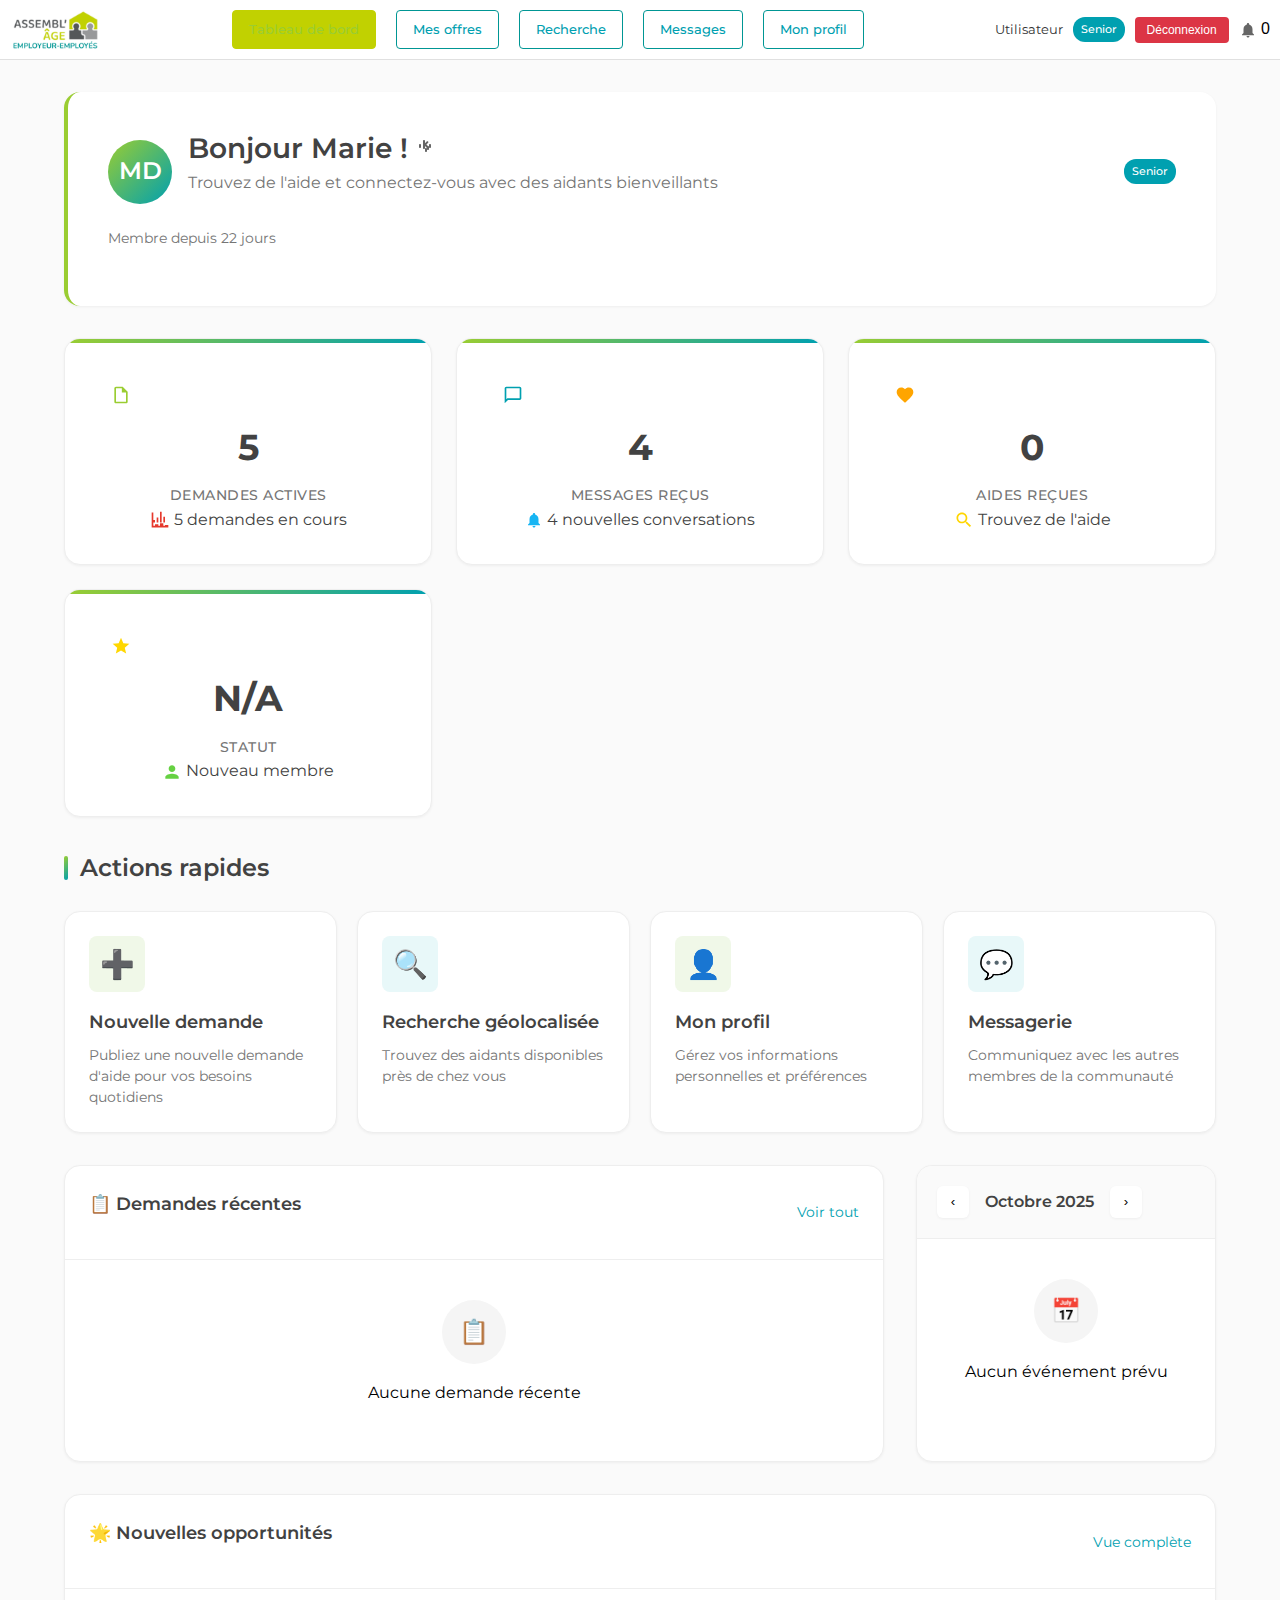
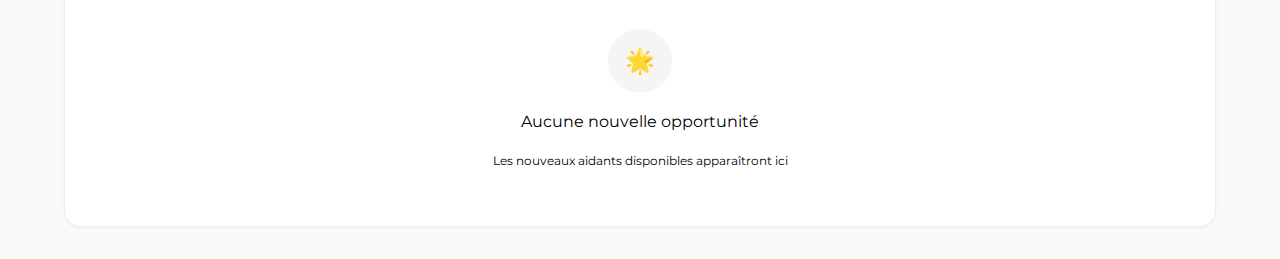
<file: dashboard.html>
<!DOCTYPE html>
<html lang="fr">
<head>
    <meta charset="UTF-8">
    <meta name="viewport" content="width=device-width, initial-scale=1.0">
    <title>Tableau de bord - Assembl'âge</title>
    <link href="https://fonts.googleapis.com/css2?family=Montserrat:wght@300;400;500;600;700&display=swap" rel="stylesheet">
    <link rel="stylesheet" href="theme_officiel_exact.css">
    <link rel="stylesheet" href="header_exact_officiel.css">
    <link rel="stylesheet" href="header_mobile_fix.css">
    <link rel="stylesheet" href="icons_monochrome.css">
    <style>
        :root {
            --primary-green: #9ACD32;
            --primary-turquoise: #00A0B0;
            --light-green: #F0F8E8;
            --light-turquoise: #E8F8F9;
            --white: #ffffff;
            --gray-50: #FAFAFA;
            --gray-100: #F5F5F5;
            --gray-200: #EEEEEE;
            --gray-300: #E0E0E0;
            --gray-600: #757575;
            --gray-800: #424242;
            --shadow-sm: 0 1px 3px rgba(0,0,0,0.05);
            --shadow-md: 0 4px 12px rgba(0,0,0,0.08);
            --shadow-lg: 0 8px 25px rgba(0,0,0,0.1);
            --border-radius: 16px;
            --border-radius-sm: 8px;
        }

        * {
            margin: 0;
            padding: 0;
            box-sizing: border-box;
        }

        body {
            font-family: 'Montserrat', sans-serif;
            background: var(--gray-50);
            min-height: 100vh;
            color: var(--gray-800);
            line-height: 1.6;
            padding-top: 60px;
        }

        .dashboard-container {
            max-width: 1200px;
            margin: 0 auto;
            padding: 32px 24px;
        }

        /* Section d'accueil moderne */
        .welcome-section {
            background: var(--white);
            padding: 40px;
            border-radius: var(--border-radius);
            margin-bottom: 32px;
            box-shadow: var(--shadow-sm);
            border-left: 4px solid var(--primary-green);
        }

        .welcome-header {
            display: flex;
            align-items: center;
            gap: 16px;
            margin-bottom: 16px;
        }

        .user-avatar {
            width: 64px;
            height: 64px;
            background: linear-gradient(135deg, var(--primary-green), var(--primary-turquoise));
            border-radius: 50%;
            display: flex;
            align-items: center;
            justify-content: center;
            color: white;
            font-size: 24px;
            font-weight: 600;
        }

        .welcome-text h1 {
            font-size: 28px;
            font-weight: 600;
            color: var(--gray-800);
            margin-bottom: 4px;
        }

        .welcome-text p {
            color: var(--gray-600);
            font-size: 16px;
        }

        .user-badge {
            background: var(--light-turquoise);
            color: var(--primary-turquoise);
            padding: 6px 16px;
            border-radius: 20px;
            font-size: 14px;
            font-weight: 500;
            margin-left: auto;
        }

        /* Grille moderne des statistiques */
        .stats-grid {
            display: grid;
            grid-template-columns: repeat(auto-fit, minmax(280px, 1fr));
            gap: 24px;
            margin-bottom: 32px;
        }

        .stat-card {
            background: var(--white);
            padding: 32px;
            border-radius: var(--border-radius);
            box-shadow: var(--shadow-sm);
            border: 1px solid var(--gray-200);
            transition: all 0.3s ease;
            position: relative;
            overflow: hidden;
        }

        .stat-card:hover {
            box-shadow: var(--shadow-md);
            transform: translateY(-2px);
        }

        .stat-card::before {
            content: '';
            position: absolute;
            top: 0;
            left: 0;
            right: 0;
            height: 4px;
            background: linear-gradient(90deg, var(--primary-green), var(--primary-turquoise));
        }

        .stat-header {
            display: flex;
            align-items: center;
            justify-content: space-between;
            margin-bottom: 16px;
        }

        .stat-icon {
            width: 48px;
            height: 48px;
            border-radius: var(--border-radius-sm);
            display: flex;
            align-items: center;
            justify-content: center;
            font-size: 24px;
        }

        .stat-icon.green {
            background: var(--light-green);
            color: var(--primary-green);
        }

        .stat-icon.turquoise {
            background: var(--light-turquoise);
            color: var(--primary-turquoise);
        }

        .stat-number {
            font-size: 36px;
            font-weight: 700;
            color: var(--gray-800);
            margin-bottom: 8px;
        }

        .stat-label {
            font-size: 14px;
            color: var(--gray-600);
            font-weight: 500;
            text-transform: uppercase;
            letter-spacing: 0.5px;
        }

        .stat-description {
            font-size: 14px;
            color: var(--gray-600);
            margin-top: 8px;
        }

        /* Actions rapides modernes */
        .actions-section {
            margin-bottom: 32px;
        }

        .section-title {
            font-size: 24px;
            font-weight: 600;
            color: var(--gray-800);
            margin-bottom: 24px;
            display: flex;
            align-items: center;
            gap: 12px;
        }

        .section-title::before {
            content: '';
            width: 4px;
            height: 24px;
            background: linear-gradient(135deg, var(--primary-green), var(--primary-turquoise));
            border-radius: 2px;
        }

        .actions-grid {
            display: grid;
            grid-template-columns: repeat(auto-fit, minmax(250px, 1fr));
            gap: 20px;
        }

        .action-card {
            background: var(--white);
            padding: 24px;
            border-radius: var(--border-radius);
            box-shadow: var(--shadow-sm);
            border: 1px solid var(--gray-200);
            transition: all 0.3s ease;
            text-decoration: none;
            color: inherit;
            display: block;
        }

        .action-card:hover {
            box-shadow: var(--shadow-md);
            transform: translateY(-2px);
            text-decoration: none;
            color: inherit;
        }

        .action-icon {
            width: 56px;
            height: 56px;
            border-radius: var(--border-radius-sm);
            display: flex;
            align-items: center;
            justify-content: center;
            font-size: 28px;
            margin-bottom: 16px;
        }

        .action-card:nth-child(1) .action-icon {
            background: var(--light-green);
            color: var(--primary-green);
        }

        .action-card:nth-child(2) .action-icon {
            background: var(--light-turquoise);
            color: var(--primary-turquoise);
        }

        .action-card:nth-child(3) .action-icon {
            background: var(--light-green);
            color: var(--primary-green);
        }

        .action-card:nth-child(4) .action-icon {
            background: var(--light-turquoise);
            color: var(--primary-turquoise);
        }

        .action-title {
            font-size: 18px;
            font-weight: 600;
            color: var(--gray-800);
            margin-bottom: 8px;
        }

        .action-description {
            font-size: 14px;
            color: var(--gray-600);
            line-height: 1.5;
        }

        /* Section récente moderne */
        .recent-section {
            display: grid;
            grid-template-columns: 1fr 300px;
            gap: 32px;
            margin-bottom: 32px;
        }

        .recent-card {
            background: var(--white);
            border-radius: var(--border-radius);
            box-shadow: var(--shadow-sm);
            border: 1px solid var(--gray-200);
            overflow: hidden;
        }

        .recent-header {
            padding: 24px;
            border-bottom: 1px solid var(--gray-200);
            display: flex;
            align-items: center;
            justify-content: space-between;
        }

        .recent-title {
            font-size: 18px;
            font-weight: 600;
            color: var(--gray-800);
        }

        .recent-content {
            padding: 24px;
            text-align: center;
            color: var(--gray-600);
        }

        .empty-state {
            padding: 40px 24px;
            text-align: center;
        }

        .empty-icon {
            width: 64px;
            height: 64px;
            background: var(--gray-100);
            border-radius: 50%;
            display: flex;
            align-items: center;
            justify-content: center;
            margin: 0 auto 16px;
            font-size: 24px;
            color: var(--gray-600);
        }

        /* Calendrier moderne */
        .calendar-card {
            background: var(--white);
            border-radius: var(--border-radius);
            box-shadow: var(--shadow-sm);
            border: 1px solid var(--gray-200);
            overflow: hidden;
        }

        .calendar-header {
            padding: 20px;
            border-bottom: 1px solid var(--gray-200);
            display: flex;
            align-items: center;
            justify-content: space-between;
            background: var(--gray-50);
        }

        .calendar-nav {
            display: flex;
            align-items: center;
            gap: 16px;
        }

        .calendar-nav button {
            width: 32px;
            height: 32px;
            border: none;
            background: var(--white);
            border-radius: 6px;
            display: flex;
            align-items: center;
            justify-content: center;
            cursor: pointer;
            transition: all 0.2s ease;
            box-shadow: var(--shadow-sm);
        }

        .calendar-nav button:hover {
            background: var(--primary-green);
            color: white;
        }

        .calendar-month {
            font-size: 16px;
            font-weight: 600;
            color: var(--gray-800);
        }

        /* Responsive design */
        @media (max-width: 768px) {
            .dashboard-container {
                padding: 20px 16px;
            }

            .welcome-section {
                padding: 24px;
            }

            .welcome-header {
                flex-direction: column;
                align-items: flex-start;
                gap: 12px;
            }

            .user-badge {
                margin-left: 0;
                align-self: flex-start;
            }

            .stats-grid {
                grid-template-columns: 1fr;
                gap: 16px;
            }

            .stat-card {
                padding: 24px;
            }

            .actions-grid {
                grid-template-columns: 1fr;
                gap: 16px;
            }

            .recent-section {
                grid-template-columns: 1fr;
                gap: 20px;
            }

            .section-title {
                font-size: 20px;
            }
        }

        /* Animations */
        @keyframes fadeInUp {
            from {
                opacity: 0;
                transform: translateY(20px);
            }
            to {
                opacity: 1;
                transform: translateY(0);
            }
        }

        .dashboard-container > * {
            animation: fadeInUp 0.6s ease-out;
        }

        .dashboard-container > *:nth-child(2) { animation-delay: 0.1s; }
        .dashboard-container > *:nth-child(3) { animation-delay: 0.2s; }
        .dashboard-container > *:nth-child(4) { animation-delay: 0.3s; }
    </style>
</head>
<body>
    <!-- Header -->
    <header class="header-official">
        <div class="nav-container-official">
            <a href="/" class="nav-logo-official">
                <img src="1000034260.png" alt="Assembl'âge Employeur-Employés" class="logo-image-official">
            </a>
            
            <nav class="nav-links-official">
                <a href="dashboard.html" class="nav-link-official active">Tableau de bord</a>
                <a href="#" class="nav-link-official">Mes offres</a>
                <a href="#" class="nav-link-official">Recherche</a>
                <a href="messages.html" class="nav-link-official">Messages</a>
                <a href="profile.html" class="nav-link-official">Mon profil</a>
            </nav>
            
            <div class="nav-user-info">
                <span class="user-name">Utilisateur</span>
                <span class="user-badge">Senior</span>
                <button onclick="logout()" class="logout-btn">Déconnexion</button>
                <button class="notification-btn"><span class="icon-notification"></span> <span class="notification-count">0</span></button>
            </div>
            
            <button class="mobile-menu-toggle" onclick="toggleMobileMenu()">
                <span></span>
                <span></span>
                <span></span>
            </button>
        </div>
    </header>

    <div class="dashboard-container">
        <!-- Section d'accueil -->
        <div class="welcome-section">
            <div class="welcome-header">
                <div class="user-avatar">MD</div>
                <div class="welcome-text">
                    <h1>Bonjour Marie ! <span class="icon-wave"></span></h1>
                    <p>Trouvez de l'aide et connectez-vous avec des aidants bienveillants</p>
                </div>
                <div class="user-badge">Senior</div>
            </div>
            <p style="color: var(--gray-600); font-size: 14px; margin-top: 16px;">Membre depuis 22 jours</p>
        </div>

        <!-- Statistiques -->
        <div class="stats-grid">
            <div class="stat-card">
                <div class="stat-icon"><span class="icon-request"></span></div>
                <div class="stat-number">5</div>
                <div class="stat-label">DEMANDES ACTIVES</div>
                <div class="stat-detail"><span class="icon-stats icon-danger"></span> 5 demandes en cours</div>
            </div>
            
            <div class="stat-card">
                <div class="stat-icon"><span class="icon-message"></span></div>
                <div class="stat-number">4</div>
                <div class="stat-label">MESSAGES REÇUS</div>
                <div class="stat-detail"><span class="icon-notification icon-secondary"></span> 4 nouvelles conversations</div>
            </div>
            
            <div class="stat-card">
                <div class="stat-icon"><span class="icon-help"></span></div>
                <div class="stat-number">0</div>
                <div class="stat-label">AIDES REÇUES</div>
                <div class="stat-detail"><span class="icon-search icon-warning"></span> Trouvez de l'aide</div>
            </div>
            
            <div class="stat-card">
                <div class="stat-icon"><span class="icon-star"></span></div>
                <div class="stat-number">N/A</div>
                <div class="stat-label">STATUT</div>
                <div class="stat-detail"><span class="icon-user icon-success"></span> Nouveau membre</div>
            </div>
        </div>

        <!-- Actions rapides -->
        <div class="actions-section">
            <h2 class="section-title">Actions rapides</h2>
            <div class="actions-grid">
                <a href="#" class="action-card">
                    <div class="action-icon">➕</div>
                    <div class="action-title">Nouvelle demande</div>
                    <div class="action-description">Publiez une nouvelle demande d'aide pour vos besoins quotidiens</div>
                </a>

                <a href="#" class="action-card">
                    <div class="action-icon">🔍</div>
                    <div class="action-title">Recherche géolocalisée</div>
                    <div class="action-description">Trouvez des aidants disponibles près de chez vous</div>
                </a>

                <a href="profile.html" class="action-card">
                    <div class="action-icon">👤</div>
                    <div class="action-title">Mon profil</div>
                    <div class="action-description">Gérez vos informations personnelles et préférences</div>
                </a>

                <a href="messages.html" class="action-card">
                    <div class="action-icon">💬</div>
                    <div class="action-title">Messagerie</div>
                    <div class="action-description">Communiquez avec les autres membres de la communauté</div>
                </a>
            </div>
        </div>

        <!-- Section récente et calendrier -->
        <div class="recent-section">
            <div class="recent-card">
                <div class="recent-header">
                    <h3 class="recent-title">📋 Demandes récentes</h3>
                    <a href="#" style="color: var(--primary-turquoise); text-decoration: none; font-size: 14px;">Voir tout</a>
                </div>
                <div class="empty-state">
                    <div class="empty-icon">📋</div>
                    <p>Aucune demande récente</p>
                </div>
            </div>

            <div class="calendar-card">
                <div class="calendar-header">
                    <div class="calendar-nav">
                        <button>‹</button>
                        <span class="calendar-month">Octobre 2025</span>
                        <button>›</button>
                    </div>
                </div>
                <div class="empty-state">
                    <div class="empty-icon">📅</div>
                    <p>Aucun événement prévu</p>
                </div>
            </div>
        </div>

        <!-- Nouvelles opportunités -->
        <div class="recent-card">
            <div class="recent-header">
                <h3 class="recent-title">🌟 Nouvelles opportunités</h3>
                <a href="#" style="color: var(--primary-turquoise); text-decoration: none; font-size: 14px;">Vue complète</a>
            </div>
            <div class="empty-state">
                <div class="empty-icon">🌟</div>
                <p>Aucune nouvelle opportunité</p>
                <p style="font-size: 12px; margin-top: 8px;">Les nouveaux aidants disponibles apparaîtront ici</p>
            </div>
        </div>
    </div>

    <script>
        // Fonction pour le menu burger mobile
        function toggleMobileMenu() {
            const navLinks = document.querySelector('.nav-links-official');
            const menuToggle = document.querySelector('.mobile-menu-toggle');
            
            if (navLinks && menuToggle) {
                navLinks.classList.toggle('mobile-open');
                menuToggle.classList.toggle('open');
            }
        }

        // Fonction de déconnexion
        function logout() {
            fetch('/logout', {
                method: 'POST',
                headers: {
                    'Content-Type': 'application/json',
                }
            })
            .then(response => response.json())
            .then(data => {
                if (data.success) {
                    window.location.href = '/';
                }
            })
            .catch(error => {
                console.error('Erreur lors de la déconnexion:', error);
                window.location.href = '/';
            });
        }

        // Fonction pour le menu burger mobile
        function toggleMobileMenu() {
            let mobileMenu = document.querySelector('.mobile-menu');
            
            if (!mobileMenu) {
                // Créer le menu mobile s'il n'existe pas
                mobileMenu = document.createElement('div');
                mobileMenu.className = 'mobile-menu';
                mobileMenu.innerHTML = `
                    <a href="dashboard.html" class="active">Tableau de bord</a>
                    <a href="#">Mes offres</a>
                    <a href="#">Recherche</a>
                    <a href="messages.html">Messages</a>
                    <a href="profile.html">Mon profil</a>
                    <div class="mobile-user-info">
                        <div class="mobile-user-badge">Senior</div>
                        <button onclick="logout()" class="mobile-logout-btn">Déconnexion</button>
                        <button class="mobile-notification-btn"><span class="icon-notification"></span> Notifications (0)</button>
                    </div>
                `;
                document.body.appendChild(mobileMenu);
            }
            
            mobileMenu.classList.toggle('active');
        }

        // Animation au chargement
        document.addEventListener('DOMContentLoaded', function() {
            const cards = document.querySelectorAll('.stat-card, .action-card');
            cards.forEach((card, index) => {
                card.style.animationDelay = `${index * 0.1}s`;
            });
        });
    </script>
</body>
</html>
</file>
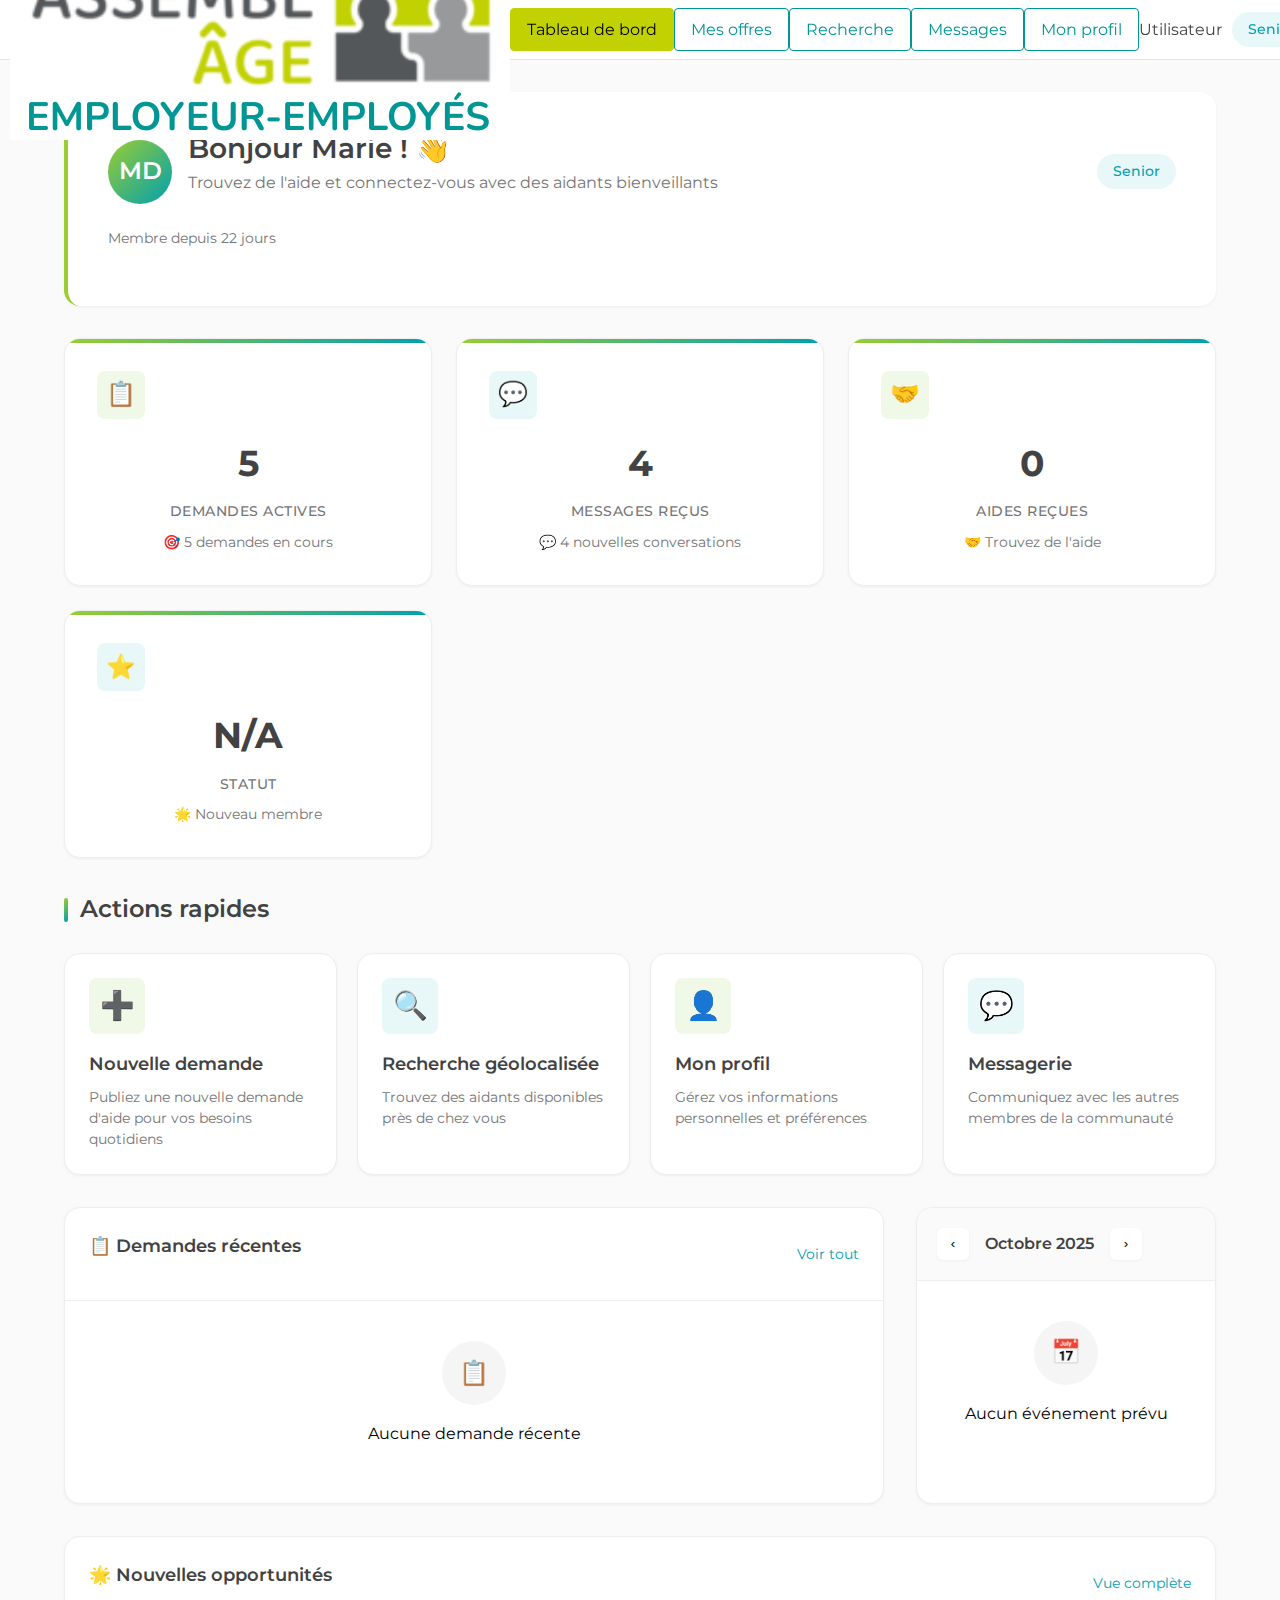
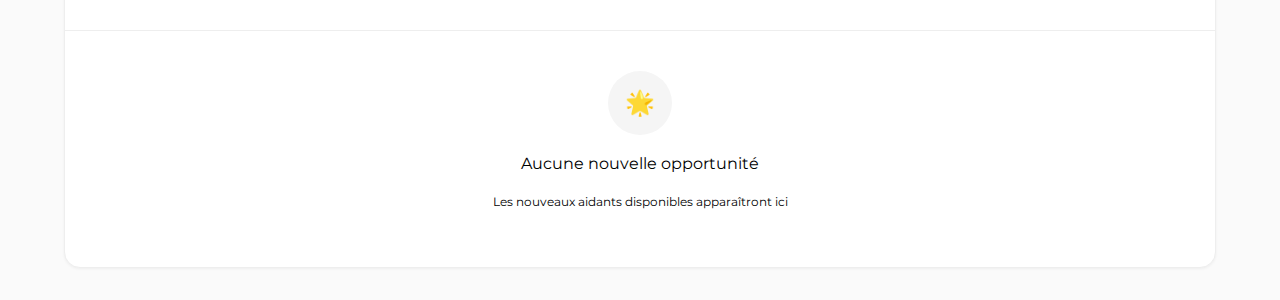
<file: dashboard_moderne.html>
<!DOCTYPE html>
<html lang="fr">
<head>
    <meta charset="UTF-8">
    <meta name="viewport" content="width=device-width, initial-scale=1.0">
    <title>Tableau de bord - Assembl'âge</title>
    <link href="https://fonts.googleapis.com/css2?family=Montserrat:wght@300;400;500;600;700&display=swap" rel="stylesheet">
    <link rel="stylesheet" href="theme_officiel_exact.css">
    <link rel="stylesheet" href="header_exact_officiel.css">
    <style>
        :root {
            --primary-green: #9ACD32;
            --primary-turquoise: #00A0B0;
            --light-green: #F0F8E8;
            --light-turquoise: #E8F8F9;
            --white: #ffffff;
            --gray-50: #FAFAFA;
            --gray-100: #F5F5F5;
            --gray-200: #EEEEEE;
            --gray-300: #E0E0E0;
            --gray-600: #757575;
            --gray-800: #424242;
            --shadow-sm: 0 1px 3px rgba(0,0,0,0.05);
            --shadow-md: 0 4px 12px rgba(0,0,0,0.08);
            --shadow-lg: 0 8px 25px rgba(0,0,0,0.1);
            --border-radius: 16px;
            --border-radius-sm: 8px;
        }

        * {
            margin: 0;
            padding: 0;
            box-sizing: border-box;
        }

        body {
            font-family: 'Montserrat', sans-serif;
            background: var(--gray-50);
            min-height: 100vh;
            color: var(--gray-800);
            line-height: 1.6;
            padding-top: 60px;
        }

        .dashboard-container {
            max-width: 1200px;
            margin: 0 auto;
            padding: 32px 24px;
        }

        /* Section d'accueil moderne */
        .welcome-section {
            background: var(--white);
            padding: 40px;
            border-radius: var(--border-radius);
            margin-bottom: 32px;
            box-shadow: var(--shadow-sm);
            border-left: 4px solid var(--primary-green);
        }

        .welcome-header {
            display: flex;
            align-items: center;
            gap: 16px;
            margin-bottom: 16px;
        }

        .user-avatar {
            width: 64px;
            height: 64px;
            background: linear-gradient(135deg, var(--primary-green), var(--primary-turquoise));
            border-radius: 50%;
            display: flex;
            align-items: center;
            justify-content: center;
            color: white;
            font-size: 24px;
            font-weight: 600;
        }

        .welcome-text h1 {
            font-size: 28px;
            font-weight: 600;
            color: var(--gray-800);
            margin-bottom: 4px;
        }

        .welcome-text p {
            color: var(--gray-600);
            font-size: 16px;
        }

        .user-badge {
            background: var(--light-turquoise);
            color: var(--primary-turquoise);
            padding: 6px 16px;
            border-radius: 20px;
            font-size: 14px;
            font-weight: 500;
            margin-left: auto;
        }

        /* Grille moderne des statistiques */
        .stats-grid {
            display: grid;
            grid-template-columns: repeat(auto-fit, minmax(280px, 1fr));
            gap: 24px;
            margin-bottom: 32px;
        }

        .stat-card {
            background: var(--white);
            padding: 32px;
            border-radius: var(--border-radius);
            box-shadow: var(--shadow-sm);
            border: 1px solid var(--gray-200);
            transition: all 0.3s ease;
            position: relative;
            overflow: hidden;
        }

        .stat-card:hover {
            box-shadow: var(--shadow-md);
            transform: translateY(-2px);
        }

        .stat-card::before {
            content: '';
            position: absolute;
            top: 0;
            left: 0;
            right: 0;
            height: 4px;
            background: linear-gradient(90deg, var(--primary-green), var(--primary-turquoise));
        }

        .stat-header {
            display: flex;
            align-items: center;
            justify-content: space-between;
            margin-bottom: 16px;
        }

        .stat-icon {
            width: 48px;
            height: 48px;
            border-radius: var(--border-radius-sm);
            display: flex;
            align-items: center;
            justify-content: center;
            font-size: 24px;
        }

        .stat-icon.green {
            background: var(--light-green);
            color: var(--primary-green);
        }

        .stat-icon.turquoise {
            background: var(--light-turquoise);
            color: var(--primary-turquoise);
        }

        .stat-number {
            font-size: 36px;
            font-weight: 700;
            color: var(--gray-800);
            margin-bottom: 8px;
        }

        .stat-label {
            font-size: 14px;
            color: var(--gray-600);
            font-weight: 500;
            text-transform: uppercase;
            letter-spacing: 0.5px;
        }

        .stat-description {
            font-size: 14px;
            color: var(--gray-600);
            margin-top: 8px;
        }

        /* Actions rapides modernes */
        .actions-section {
            margin-bottom: 32px;
        }

        .section-title {
            font-size: 24px;
            font-weight: 600;
            color: var(--gray-800);
            margin-bottom: 24px;
            display: flex;
            align-items: center;
            gap: 12px;
        }

        .section-title::before {
            content: '';
            width: 4px;
            height: 24px;
            background: linear-gradient(135deg, var(--primary-green), var(--primary-turquoise));
            border-radius: 2px;
        }

        .actions-grid {
            display: grid;
            grid-template-columns: repeat(auto-fit, minmax(250px, 1fr));
            gap: 20px;
        }

        .action-card {
            background: var(--white);
            padding: 24px;
            border-radius: var(--border-radius);
            box-shadow: var(--shadow-sm);
            border: 1px solid var(--gray-200);
            transition: all 0.3s ease;
            text-decoration: none;
            color: inherit;
            display: block;
        }

        .action-card:hover {
            box-shadow: var(--shadow-md);
            transform: translateY(-2px);
            text-decoration: none;
            color: inherit;
        }

        .action-icon {
            width: 56px;
            height: 56px;
            border-radius: var(--border-radius-sm);
            display: flex;
            align-items: center;
            justify-content: center;
            font-size: 28px;
            margin-bottom: 16px;
        }

        .action-card:nth-child(1) .action-icon {
            background: var(--light-green);
            color: var(--primary-green);
        }

        .action-card:nth-child(2) .action-icon {
            background: var(--light-turquoise);
            color: var(--primary-turquoise);
        }

        .action-card:nth-child(3) .action-icon {
            background: var(--light-green);
            color: var(--primary-green);
        }

        .action-card:nth-child(4) .action-icon {
            background: var(--light-turquoise);
            color: var(--primary-turquoise);
        }

        .action-title {
            font-size: 18px;
            font-weight: 600;
            color: var(--gray-800);
            margin-bottom: 8px;
        }

        .action-description {
            font-size: 14px;
            color: var(--gray-600);
            line-height: 1.5;
        }

        /* Section récente moderne */
        .recent-section {
            display: grid;
            grid-template-columns: 1fr 300px;
            gap: 32px;
            margin-bottom: 32px;
        }

        .recent-card {
            background: var(--white);
            border-radius: var(--border-radius);
            box-shadow: var(--shadow-sm);
            border: 1px solid var(--gray-200);
            overflow: hidden;
        }

        .recent-header {
            padding: 24px;
            border-bottom: 1px solid var(--gray-200);
            display: flex;
            align-items: center;
            justify-content: space-between;
        }

        .recent-title {
            font-size: 18px;
            font-weight: 600;
            color: var(--gray-800);
        }

        .recent-content {
            padding: 24px;
            text-align: center;
            color: var(--gray-600);
        }

        .empty-state {
            padding: 40px 24px;
            text-align: center;
        }

        .empty-icon {
            width: 64px;
            height: 64px;
            background: var(--gray-100);
            border-radius: 50%;
            display: flex;
            align-items: center;
            justify-content: center;
            margin: 0 auto 16px;
            font-size: 24px;
            color: var(--gray-600);
        }

        /* Calendrier moderne */
        .calendar-card {
            background: var(--white);
            border-radius: var(--border-radius);
            box-shadow: var(--shadow-sm);
            border: 1px solid var(--gray-200);
            overflow: hidden;
        }

        .calendar-header {
            padding: 20px;
            border-bottom: 1px solid var(--gray-200);
            display: flex;
            align-items: center;
            justify-content: space-between;
            background: var(--gray-50);
        }

        .calendar-nav {
            display: flex;
            align-items: center;
            gap: 16px;
        }

        .calendar-nav button {
            width: 32px;
            height: 32px;
            border: none;
            background: var(--white);
            border-radius: 6px;
            display: flex;
            align-items: center;
            justify-content: center;
            cursor: pointer;
            transition: all 0.2s ease;
            box-shadow: var(--shadow-sm);
        }

        .calendar-nav button:hover {
            background: var(--primary-green);
            color: white;
        }

        .calendar-month {
            font-size: 16px;
            font-weight: 600;
            color: var(--gray-800);
        }

        /* Responsive design */
        @media (max-width: 768px) {
            .dashboard-container {
                padding: 20px 16px;
            }

            .welcome-section {
                padding: 24px;
            }

            .welcome-header {
                flex-direction: column;
                align-items: flex-start;
                gap: 12px;
            }

            .user-badge {
                margin-left: 0;
                align-self: flex-start;
            }

            .stats-grid {
                grid-template-columns: 1fr;
                gap: 16px;
            }

            .stat-card {
                padding: 24px;
            }

            .actions-grid {
                grid-template-columns: 1fr;
                gap: 16px;
            }

            .recent-section {
                grid-template-columns: 1fr;
                gap: 20px;
            }

            .section-title {
                font-size: 20px;
            }
        }

        /* Animations */
        @keyframes fadeInUp {
            from {
                opacity: 0;
                transform: translateY(20px);
            }
            to {
                opacity: 1;
                transform: translateY(0);
            }
        }

        .dashboard-container > * {
            animation: fadeInUp 0.6s ease-out;
        }

        .dashboard-container > *:nth-child(2) { animation-delay: 0.1s; }
        .dashboard-container > *:nth-child(3) { animation-delay: 0.2s; }
        .dashboard-container > *:nth-child(4) { animation-delay: 0.3s; }
    </style>
</head>
<body>
    <!-- Header -->
    <header class="header-official">
        <div class="nav-container-official">
            <a href="/" class="nav-logo-official">
                <img src="1000034260.png" alt="Assembl'âge Employeur-Employés" class="logo-image-official">
            </a>
            
            <nav class="nav-links-official">
                <a href="dashboard.html" class="nav-link-official active">Tableau de bord</a>
                <a href="#" class="nav-link-official">Mes offres</a>
                <a href="#" class="nav-link-official">Recherche</a>
                <a href="messages.html" class="nav-link-official">Messages</a>
                <a href="profile.html" class="nav-link-official">Mon profil</a>
            </nav>
            
            <div class="nav-user-info">
                <span class="user-name">Utilisateur</span>
                <span class="user-badge">Senior</span>
                <button onclick="logout()" class="logout-btn">Déconnexion</button>
                <button class="notification-btn">🔔 <span class="notification-count">0</span></button>
            </div>
            
            <button class="mobile-menu-toggle" onclick="toggleMobileMenu()">
                <span></span>
                <span></span>
                <span></span>
            </button>
        </div>
    </header>

    <div class="dashboard-container">
        <!-- Section d'accueil -->
        <div class="welcome-section">
            <div class="welcome-header">
                <div class="user-avatar">MD</div>
                <div class="welcome-text">
                    <h1>Bonjour Marie ! 👋</h1>
                    <p>Trouvez de l'aide et connectez-vous avec des aidants bienveillants</p>
                </div>
                <div class="user-badge">Senior</div>
            </div>
            <p style="color: var(--gray-600); font-size: 14px; margin-top: 16px;">Membre depuis 22 jours</p>
        </div>

        <!-- Statistiques -->
        <div class="stats-grid">
            <div class="stat-card">
                <div class="stat-header">
                    <div class="stat-icon green">📋</div>
                </div>
                <div class="stat-number">5</div>
                <div class="stat-label">Demandes actives</div>
                <div class="stat-description">🎯 5 demandes en cours</div>
            </div>

            <div class="stat-card">
                <div class="stat-header">
                    <div class="stat-icon turquoise">💬</div>
                </div>
                <div class="stat-number">4</div>
                <div class="stat-label">Messages reçus</div>
                <div class="stat-description">💬 4 nouvelles conversations</div>
            </div>

            <div class="stat-card">
                <div class="stat-header">
                    <div class="stat-icon green">🤝</div>
                </div>
                <div class="stat-number">0</div>
                <div class="stat-label">Aides reçues</div>
                <div class="stat-description">🤝 Trouvez de l'aide</div>
            </div>

            <div class="stat-card">
                <div class="stat-header">
                    <div class="stat-icon turquoise">⭐</div>
                </div>
                <div class="stat-number">N/A</div>
                <div class="stat-label">Statut</div>
                <div class="stat-description">🌟 Nouveau membre</div>
            </div>
        </div>

        <!-- Actions rapides -->
        <div class="actions-section">
            <h2 class="section-title">Actions rapides</h2>
            <div class="actions-grid">
                <a href="#" class="action-card">
                    <div class="action-icon">➕</div>
                    <div class="action-title">Nouvelle demande</div>
                    <div class="action-description">Publiez une nouvelle demande d'aide pour vos besoins quotidiens</div>
                </a>

                <a href="#" class="action-card">
                    <div class="action-icon">🔍</div>
                    <div class="action-title">Recherche géolocalisée</div>
                    <div class="action-description">Trouvez des aidants disponibles près de chez vous</div>
                </a>

                <a href="profile.html" class="action-card">
                    <div class="action-icon">👤</div>
                    <div class="action-title">Mon profil</div>
                    <div class="action-description">Gérez vos informations personnelles et préférences</div>
                </a>

                <a href="messages.html" class="action-card">
                    <div class="action-icon">💬</div>
                    <div class="action-title">Messagerie</div>
                    <div class="action-description">Communiquez avec les autres membres de la communauté</div>
                </a>
            </div>
        </div>

        <!-- Section récente et calendrier -->
        <div class="recent-section">
            <div class="recent-card">
                <div class="recent-header">
                    <h3 class="recent-title">📋 Demandes récentes</h3>
                    <a href="#" style="color: var(--primary-turquoise); text-decoration: none; font-size: 14px;">Voir tout</a>
                </div>
                <div class="empty-state">
                    <div class="empty-icon">📋</div>
                    <p>Aucune demande récente</p>
                </div>
            </div>

            <div class="calendar-card">
                <div class="calendar-header">
                    <div class="calendar-nav">
                        <button>‹</button>
                        <span class="calendar-month">Octobre 2025</span>
                        <button>›</button>
                    </div>
                </div>
                <div class="empty-state">
                    <div class="empty-icon">📅</div>
                    <p>Aucun événement prévu</p>
                </div>
            </div>
        </div>

        <!-- Nouvelles opportunités -->
        <div class="recent-card">
            <div class="recent-header">
                <h3 class="recent-title">🌟 Nouvelles opportunités</h3>
                <a href="#" style="color: var(--primary-turquoise); text-decoration: none; font-size: 14px;">Vue complète</a>
            </div>
            <div class="empty-state">
                <div class="empty-icon">🌟</div>
                <p>Aucune nouvelle opportunité</p>
                <p style="font-size: 12px; margin-top: 8px;">Les nouveaux aidants disponibles apparaîtront ici</p>
            </div>
        </div>
    </div>

    <script>
        // Fonction pour le menu burger mobile
        function toggleMobileMenu() {
            const navLinks = document.querySelector('.nav-links-official');
            const menuToggle = document.querySelector('.mobile-menu-toggle');
            
            if (navLinks && menuToggle) {
                navLinks.classList.toggle('mobile-open');
                menuToggle.classList.toggle('open');
            }
        }

        // Fonction de déconnexion
        function logout() {
            fetch('/logout', {
                method: 'POST',
                headers: {
                    'Content-Type': 'application/json',
                }
            })
            .then(response => response.json())
            .then(data => {
                if (data.success) {
                    window.location.href = '/';
                }
            })
            .catch(error => {
                console.error('Erreur lors de la déconnexion:', error);
                window.location.href = '/';
            });
        }

        // Animation au chargement
        document.addEventListener('DOMContentLoaded', function() {
            const cards = document.querySelectorAll('.stat-card, .action-card');
            cards.forEach((card, index) => {
                card.style.animationDelay = `${index * 0.1}s`;
            });
        });
    </script>
</body>
</html>
</file>
<file: theme_officiel_exact.css>
/* Thème officiel Assembl'âge - Reproduction exacte du site https://assembl-age.ch/ */

/* Import de la police Montserrat */
@import url('https://fonts.googleapis.com/css2?family=Montserrat:wght@300;400;500;600;700;800&display=swap');

:root {
    /* Couleurs exactes du site officiel */
    --vert-jaune-principal: #C1D101;     /* rgb(193, 209, 1) - Couleur principale */
    --turquoise: #009694;                /* rgb(0, 150, 148) - Couleur secondaire */
    --blanc: #FFFFFF;                    /* rgb(255, 255, 255) */
    --noir: #000000;                     /* rgb(0, 0, 0) */
    --gris-fonce: #333333;               /* Texte secondaire */
    --gris-clair: #F5F5F5;               /* Arrière-plans légers */
    
    /* Couleurs avec transparence */
    --overlay-sombre: rgba(0, 0, 0, 0.65);
    --transparent: rgba(0, 0, 0, 0);
    
    /* Ombres */
    --ombre-legere: 0 2px 4px rgba(0, 0, 0, 0.1);
    --ombre-moyenne: 0 4px 8px rgba(0, 0, 0, 0.15);
    --ombre-forte: 0 8px 16px rgba(0, 0, 0, 0.2);
    
    /* Transitions */
    --transition-rapide: 0.2s ease;
    --transition-normale: 0.3s ease;
    --transition-lente: 0.5s ease;
    
    /* Espacements */
    --espacement-xs: 0.5rem;
    --espacement-sm: 1rem;
    --espacement-md: 1.5rem;
    --espacement-lg: 2rem;
    --espacement-xl: 3rem;
}

/* Reset et base */
* {
    margin: 0;
    padding: 0;
    box-sizing: border-box;
}

body {
    font-family: 'Montserrat', sans-serif;
    font-size: 16px;
    line-height: 1.6;
    color: var(--noir);
    background-color: var(--blanc);
    -webkit-font-smoothing: antialiased;
    -moz-osx-font-smoothing: grayscale;
}

/* Typographie */
h1 {
    font-family: 'Montserrat', sans-serif;
    font-size: 80px;
    font-weight: 600;
    color: var(--vert-jaune-principal);
    line-height: 1.2;
    margin-bottom: var(--espacement-lg);
}

h2 {
    font-family: 'Montserrat', sans-serif;
    font-size: 2.5rem;
    font-weight: 600;
    color: var(--noir);
    margin-bottom: var(--espacement-md);
}

h3 {
    font-family: 'Montserrat', sans-serif;
    font-size: 1.8rem;
    font-weight: 500;
    color: var(--noir);
    margin-bottom: var(--espacement-sm);
}

h4 {
    font-family: 'Montserrat', sans-serif;
    font-size: 1.4rem;
    font-weight: 500;
    color: var(--noir);
    margin-bottom: var(--espacement-sm);
}

p {
    font-family: 'Montserrat', sans-serif;
    font-size: 16px;
    line-height: 1.6;
    color: var(--noir);
    margin-bottom: var(--espacement-sm);
}

/* Header et Navigation */
header {
    background-color: var(--blanc);
    padding: var(--espacement-sm) 0;
    box-shadow: var(--ombre-legere);
    position: sticky;
    top: 0;
    z-index: 1000;
}

.header-container {
    max-width: 1200px;
    margin: 0 auto;
    display: flex;
    justify-content: space-between;
    align-items: center;
    padding: 0 var(--espacement-md);
}

.logo {
    display: flex;
    align-items: center;
    text-decoration: none;
}

.logo img {
    height: 60px;
    width: auto;
}

.logo-text {
    font-family: 'Montserrat', sans-serif;
    font-size: 1.5rem;
    font-weight: 600;
    color: var(--vert-jaune-principal);
    margin-left: var(--espacement-sm);
}

/* Navigation principale */
nav {
    display: flex;
    align-items: center;
    gap: var(--espacement-sm);
}

nav a {
    font-family: 'Montserrat', sans-serif;
    font-size: 16px;
    font-weight: 400;
    text-decoration: none;
    color: var(--turquoise);
    padding: var(--espacement-xs) var(--espacement-sm);
    border-radius: 4px;
    transition: var(--transition-normale);
    border: 1px solid var(--turquoise);
    background-color: var(--transparent);
}

nav a:hover {
    background-color: var(--turquoise);
    color: var(--blanc);
    transform: translateY(-2px);
}

nav a.active,
nav a:first-child {
    background-color: var(--vert-jaune-principal);
    color: var(--noir);
    border-color: var(--vert-jaune-principal);
}

nav a.active:hover,
nav a:first-child:hover {
    background-color: var(--vert-jaune-principal);
    color: var(--noir);
    opacity: 0.9;
}

/* Hero Section */
.hero {
    position: relative;
    min-height: 70vh;
    display: flex;
    align-items: center;
    justify-content: center;
    text-align: center;
    background: linear-gradient(135deg, var(--turquoise) 0%, var(--vert-jaune-principal) 100%);
    color: var(--blanc);
    overflow: hidden;
}

.hero::before {
    content: '';
    position: absolute;
    top: 0;
    left: 0;
    right: 0;
    bottom: 0;
    background: var(--overlay-sombre);
    z-index: 1;
}

.hero-content {
    position: relative;
    z-index: 2;
    max-width: 800px;
    padding: 0 var(--espacement-md);
}

.hero h1 {
    color: var(--vert-jaune-principal);
    text-shadow: 2px 2px 4px rgba(0, 0, 0, 0.5);
    margin-bottom: var(--espacement-md);
}

.hero p {
    font-size: 1.2rem;
    color: var(--blanc);
    margin-bottom: var(--espacement-lg);
    text-shadow: 1px 1px 2px rgba(0, 0, 0, 0.5);
}

/* Boutons */
.btn {
    font-family: 'Montserrat', sans-serif;
    font-size: 16px;
    font-weight: 500;
    padding: var(--espacement-sm) var(--espacement-lg);
    border: none;
    border-radius: 6px;
    cursor: pointer;
    text-decoration: none;
    display: inline-block;
    transition: var(--transition-normale);
    text-align: center;
}

.btn-primary {
    background-color: var(--vert-jaune-principal);
    color: var(--noir);
    border: 2px solid var(--vert-jaune-principal);
}

.btn-primary:hover {
    background-color: var(--blanc);
    color: var(--vert-jaune-principal);
    transform: translateY(-2px);
    box-shadow: var(--ombre-moyenne);
}

.btn-secondary {
    background-color: var(--transparent);
    color: var(--turquoise);
    border: 2px solid var(--turquoise);
}

.btn-secondary:hover {
    background-color: var(--turquoise);
    color: var(--blanc);
    transform: translateY(-2px);
    box-shadow: var(--ombre-moyenne);
}

.btn-outline {
    background-color: var(--transparent);
    color: var(--blanc);
    border: 2px solid var(--blanc);
}

.btn-outline:hover {
    background-color: var(--blanc);
    color: var(--turquoise);
}

/* Sections */
.section {
    padding: var(--espacement-xl) 0;
}

.section-turquoise {
    background-color: var(--turquoise);
    color: var(--blanc);
}

.section-turquoise h2,
.section-turquoise h3,
.section-turquoise h4 {
    color: var(--blanc);
}

.section-turquoise p {
    color: var(--blanc);
}

.container {
    max-width: 1200px;
    margin: 0 auto;
    padding: 0 var(--espacement-md);
}

/* Grille de services */
.services-grid {
    display: grid;
    grid-template-columns: repeat(auto-fit, minmax(300px, 1fr));
    gap: var(--espacement-lg);
    margin-top: var(--espacement-lg);
}

.service-card {
    background-color: var(--blanc);
    padding: var(--espacement-lg);
    border-radius: 12px;
    box-shadow: var(--ombre-moyenne);
    text-align: center;
    transition: var(--transition-normale);
    border: 2px solid var(--transparent);
}

.service-card:hover {
    transform: translateY(-5px);
    box-shadow: var(--ombre-forte);
    border-color: var(--vert-jaune-principal);
}

.service-icon {
    width: 80px;
    height: 80px;
    background-color: var(--vert-jaune-principal);
    border-radius: 50%;
    display: flex;
    align-items: center;
    justify-content: center;
    margin: 0 auto var(--espacement-md);
    font-size: 2rem;
    color: var(--noir);
}

/* Formulaires */
.form-group {
    margin-bottom: var(--espacement-md);
}

.form-label {
    font-family: 'Montserrat', sans-serif;
    font-weight: 500;
    color: var(--noir);
    display: block;
    margin-bottom: var(--espacement-xs);
}

.form-input {
    font-family: 'Montserrat', sans-serif;
    width: 100%;
    padding: var(--espacement-sm);
    border: 2px solid var(--gris-clair);
    border-radius: 6px;
    font-size: 16px;
    transition: var(--transition-normale);
    background-color: var(--blanc);
}

.form-input:focus {
    outline: none;
    border-color: var(--turquoise);
    box-shadow: 0 0 0 3px rgba(0, 150, 148, 0.1);
}

/* Cartes */
.card {
    background-color: var(--blanc);
    border-radius: 12px;
    box-shadow: var(--ombre-moyenne);
    overflow: hidden;
    transition: var(--transition-normale);
}

.card:hover {
    transform: translateY(-3px);
    box-shadow: var(--ombre-forte);
}

.card-header {
    background-color: var(--turquoise);
    color: var(--blanc);
    padding: var(--espacement-md);
}

.card-body {
    padding: var(--espacement-md);
}

.card-footer {
    background-color: var(--gris-clair);
    padding: var(--espacement-md);
    border-top: 1px solid #e0e0e0;
}

/* Statistiques */
.stats-grid {
    display: grid;
    grid-template-columns: repeat(auto-fit, minmax(200px, 1fr));
    gap: var(--espacement-md);
    margin: var(--espacement-lg) 0;
}

.stat-card {
    background-color: var(--blanc);
    padding: var(--espacement-lg);
    border-radius: 12px;
    text-align: center;
    box-shadow: var(--ombre-legere);
    border-left: 4px solid var(--vert-jaune-principal);
}

.stat-number {
    font-size: 3rem;
    font-weight: 700;
    color: var(--turquoise);
    display: block;
}

.stat-label {
    font-size: 0.9rem;
    color: var(--gris-fonce);
    text-transform: uppercase;
    letter-spacing: 1px;
}

/* Messages et alertes */
.alert {
    padding: var(--espacement-md);
    border-radius: 6px;
    margin-bottom: var(--espacement-md);
    border-left: 4px solid;
}

.alert-success {
    background-color: #d4edda;
    color: #155724;
    border-left-color: var(--vert-jaune-principal);
}

.alert-error {
    background-color: #f8d7da;
    color: #721c24;
    border-left-color: #dc3545;
}

.alert-info {
    background-color: #d1ecf1;
    color: #0c5460;
    border-left-color: var(--turquoise);
}

/* Footer */
footer {
    background-color: var(--turquoise);
    color: var(--blanc);
    padding: var(--espacement-xl) 0 var(--espacement-md);
    margin-top: var(--espacement-xl);
}

footer h4 {
    color: var(--blanc);
    margin-bottom: var(--espacement-md);
}

footer p {
    color: var(--blanc);
    opacity: 0.9;
}

footer a {
    color: var(--vert-jaune-principal);
    text-decoration: none;
}

footer a:hover {
    text-decoration: underline;
}

/* Responsive Design */
@media (max-width: 768px) {
    h1 {
        font-size: 3rem;
    }
    
    .header-container {
        flex-direction: column;
        gap: var(--espacement-sm);
    }
    
    nav {
        flex-wrap: wrap;
        justify-content: center;
    }
    
    .hero {
        min-height: 50vh;
        padding: var(--espacement-lg) 0;
    }
    
    .services-grid {
        grid-template-columns: 1fr;
    }
    
    .stats-grid {
        grid-template-columns: repeat(2, 1fr);
    }
}

@media (max-width: 480px) {
    h1 {
        font-size: 2.5rem;
    }
    
    .container {
        padding: 0 var(--espacement-sm);
    }
    
    .stats-grid {
        grid-template-columns: 1fr;
    }
    
    nav a {
        font-size: 14px;
        padding: var(--espacement-xs);
    }
}

/* Animations */
@keyframes fadeIn {
    from {
        opacity: 0;
        transform: translateY(20px);
    }
    to {
        opacity: 1;
        transform: translateY(0);
    }
}

.fade-in {
    animation: fadeIn 0.6s ease-out;
}

/* Utilitaires */
.text-center {
    text-align: center;
}

.text-left {
    text-align: left;
}

.text-right {
    text-align: right;
}

.mb-0 { margin-bottom: 0; }
.mb-1 { margin-bottom: var(--espacement-xs); }
.mb-2 { margin-bottom: var(--espacement-sm); }
.mb-3 { margin-bottom: var(--espacement-md); }
.mb-4 { margin-bottom: var(--espacement-lg); }
.mb-5 { margin-bottom: var(--espacement-xl); }

.mt-0 { margin-top: 0; }
.mt-1 { margin-top: var(--espacement-xs); }
.mt-2 { margin-top: var(--espacement-sm); }
.mt-3 { margin-top: var(--espacement-md); }
.mt-4 { margin-top: var(--espacement-lg); }
.mt-5 { margin-top: var(--espacement-xl); }

.d-none { display: none; }
.d-block { display: block; }
.d-flex { display: flex; }
.d-grid { display: grid; }

.justify-center { justify-content: center; }
.align-center { align-items: center; }
.flex-column { flex-direction: column; }
.flex-wrap { flex-wrap: wrap; }

.w-100 { width: 100%; }
.h-100 { height: 100%; }

/* Couleurs de texte */
.text-primary { color: var(--vert-jaune-principal); }
.text-secondary { color: var(--turquoise); }
.text-dark { color: var(--noir); }
.text-light { color: var(--blanc); }
.text-muted { color: var(--gris-fonce); }

/* Couleurs de fond */
.bg-primary { background-color: var(--vert-jaune-principal); }
.bg-secondary { background-color: var(--turquoise); }
.bg-light { background-color: var(--gris-clair); }
.bg-white { background-color: var(--blanc); }
.bg-dark { background-color: var(--noir); }
</file>
<file: header_mobile_fix.css>
/* CSS spécifique pour forcer l'affichage du header sur mobile */

/* Forcer l'affichage du header */
.header-official {
    position: fixed !important;
    top: 0 !important;
    left: 0 !important;
    right: 0 !important;
    width: 100% !important;
    height: 60px !important;
    background: white !important;
    border-bottom: 1px solid #e0e0e0 !important;
    z-index: 1000 !important;
    display: block !important;
    visibility: visible !important;
    opacity: 1 !important;
}

/* Container de navigation */
.nav-container-official {
    display: flex !important;
    align-items: center !important;
    justify-content: space-between !important;
    height: 100% !important;
    width: 100% !important;
    padding: 0 10px !important;
    box-sizing: border-box !important;
}

/* Logo */
.nav-logo-official {
    display: flex !important;
    align-items: center !important;
    flex: 0 0 auto !important;
}

.logo-image-official {
    height: 40px !important;
    width: auto !important;
    display: block !important;
}

/* Navigation desktop */
.nav-links-official {
    display: none !important;
    flex: 1 !important;
    justify-content: center !important;
    gap: 20px !important;
}

.nav-link-official {
    color: #00A0B0 !important;
    text-decoration: none !important;
    font-family: 'Montserrat', sans-serif !important;
    font-size: 13px !important;
    font-weight: 500 !important;
    padding: 8px 16px !important;
    border-radius: 4px !important;
    transition: color 0.2s ease !important;
}

.nav-link-official:hover {
    color: #666666 !important;
}

.nav-link-official.active {
    color: #9ACD32 !important;
}

/* Informations utilisateur */
.nav-user-info {
    display: none !important;
    align-items: center !important;
    gap: 10px !important;
    flex: 0 0 auto !important;
}

.user-name {
    font-family: 'Montserrat', sans-serif !important;
    font-size: 13px !important;
    color: #333 !important;
}

.user-badge {
    background: #00A0B0 !important;
    color: white !important;
    padding: 4px 8px !important;
    border-radius: 12px !important;
    font-size: 11px !important;
    font-weight: 500 !important;
}

.logout-btn {
    background: #dc3545 !important;
    color: white !important;
    border: none !important;
    padding: 6px 12px !important;
    border-radius: 4px !important;
    font-size: 12px !important;
    cursor: pointer !important;
}

.notification-btn {
    background: none !important;
    border: none !important;
    font-size: 16px !important;
    cursor: pointer !important;
}

/* Menu burger mobile */
.mobile-menu-toggle {
    display: flex !important;
    flex-direction: column !important;
    justify-content: center !important;
    align-items: center !important;
    width: 30px !important;
    height: 30px !important;
    background: none !important;
    border: none !important;
    cursor: pointer !important;
    padding: 0 !important;
    margin: 0 !important;
}

.mobile-menu-toggle span {
    display: block !important;
    width: 25px !important;
    height: 3px !important;
    background-color: #00A0B0 !important;
    margin: 3px 0 !important;
    transition: 0.3s !important;
}

/* Responsive - Desktop */
@media (min-width: 769px) {
    .nav-links-official {
        display: flex !important;
    }
    
    .nav-user-info {
        display: flex !important;
    }
    
    .mobile-menu-toggle {
        display: none !important;
    }
}

/* Responsive - Mobile */
@media (max-width: 768px) {
    .nav-links-official {
        display: none !important;
    }
    
    .nav-user-info {
        display: none !important;
    }
    
    .mobile-menu-toggle {
        display: flex !important;
    }
}

/* Menu mobile ouvert - Style similaire au desktop */
.mobile-menu {
    position: fixed !important;
    top: 60px !important;
    left: 0 !important;
    right: 0 !important;
    background: white !important;
    border-bottom: 1px solid #e0e0e0 !important;
    box-shadow: 0 2px 10px rgba(0,0,0,0.1) !important;
    z-index: 999 !important;
    display: none !important;
    flex-direction: column !important;
    padding: 15px 20px !important;
    gap: 5px !important;
}

.mobile-menu.active {
    display: flex !important;
}

.mobile-menu a {
    color: #00A0B0 !important;
    text-decoration: none !important;
    font-family: 'Montserrat', sans-serif !important;
    font-size: 13px !important;
    font-weight: 500 !important;
    padding: 12px 16px !important;
    border-radius: 4px !important;
    background: transparent !important;
    border: none !important;
    transition: all 0.2s ease !important;
    text-align: left !important;
}

.mobile-menu a:hover {
    color: #666666 !important;
    background: #f8f9fa !important;
}

.mobile-menu a.active {
    color: #9ACD32 !important;
    background: #f0f8e8 !important;
}

/* Boutons spéciaux dans le menu mobile */
.mobile-menu .mobile-user-info {
    display: flex !important;
    flex-direction: column !important;
    gap: 10px !important;
    padding: 15px 0 !important;
    border-top: 1px solid #f0f0f0 !important;
    margin-top: 10px !important;
}

.mobile-menu .mobile-user-badge {
    background: #00A0B0 !important;
    color: white !important;
    padding: 6px 12px !important;
    border-radius: 12px !important;
    font-size: 12px !important;
    font-weight: 500 !important;
    text-align: center !important;
    width: fit-content !important;
}

.mobile-menu .mobile-logout-btn {
    background: #dc3545 !important;
    color: white !important;
    border: none !important;
    padding: 10px 16px !important;
    border-radius: 4px !important;
    font-size: 13px !important;
    font-weight: 500 !important;
    cursor: pointer !important;
    text-align: center !important;
    transition: background 0.2s ease !important;
}

.mobile-menu .mobile-logout-btn:hover {
    background: #c82333 !important;
}

.mobile-menu .mobile-notification-btn {
    background: #f8f9fa !important;
    border: 1px solid #e0e0e0 !important;
    padding: 10px 16px !important;
    border-radius: 4px !important;
    font-size: 13px !important;
    cursor: pointer !important;
    text-align: center !important;
    transition: all 0.2s ease !important;
}

.mobile-menu .mobile-notification-btn:hover {
    background: #e9ecef !important;
}

/* Ajustement du contenu pour le header fixe */
body {
    padding-top: 60px !important;
}
</file>
<file: icons_monochrome.css>
/* Icônes monochromes SVG pour remplacer les emojis */

/* Icône de salutation (main) */
.icon-wave {
    display: inline-block;
    width: 24px;
    height: 24px;
    background-image: url("data:image/svg+xml,%3Csvg xmlns='http://www.w3.org/2000/svg' viewBox='0 0 24 24' fill='%23666666'%3E%3Cpath d='M7 4V2C7 1.45 7.45 1 8 1S9 1.45 9 2V4.28L10.73 2.55C11.12 2.16 11.75 2.16 12.14 2.55S12.53 3.47 12.14 3.86L10.41 5.59L12.14 7.32C12.53 7.71 12.53 8.34 12.14 8.73S11.12 9.12 10.73 8.73L9 7V9C9 9.55 8.55 10 8 10S7 9.55 7 9V4M5 6V8C5 8.55 4.55 9 4 9S3 8.55 3 8V6C3 5.45 3.45 5 4 5S5 5.45 5 6M11 10V12C11 12.55 10.55 13 10 13S9 12.55 9 12V10C9 9.45 9.45 9 10 9S11 9.45 11 10M13 8V10C13 10.55 12.55 11 12 11S11 10.55 11 10V8C11 7.45 11.45 7 12 7S13 7.45 13 8M15 6V8C15 8.55 14.55 9 14 9S13 8.55 13 8V6C13 5.45 13.45 5 14 5S15 5.45 15 6Z'/%3E%3C/svg%3E");
    background-size: contain;
    background-repeat: no-repeat;
    vertical-align: middle;
}

/* Icône de notification (cloche) */
.icon-notification {
    display: inline-block;
    width: 18px;
    height: 18px;
    background-image: url("data:image/svg+xml,%3Csvg xmlns='http://www.w3.org/2000/svg' viewBox='0 0 24 24' fill='%23666666'%3E%3Cpath d='M12 22C13.1 22 14 21.1 14 20H10C10 21.1 10.9 22 12 22M18 16V11C18 7.93 16.36 5.36 13.5 4.68V4C13.5 3.17 12.83 2.5 12 2.5S10.5 3.17 10.5 4V4.68C7.63 5.36 6 7.92 6 11V16L4 18V19H20V18L18 16Z'/%3E%3C/svg%3E");
    background-size: contain;
    background-repeat: no-repeat;
    vertical-align: middle;
}

/* Icône de message */
.icon-message {
    display: inline-block;
    width: 20px;
    height: 20px;
    background-image: url("data:image/svg+xml,%3Csvg xmlns='http://www.w3.org/2000/svg' viewBox='0 0 24 24' fill='%2300A0B0'%3E%3Cpath d='M20 2H4C2.9 2 2 2.9 2 4V22L6 18H20C21.1 18 22 17.1 22 16V4C22 2.9 21.1 2 20 2M20 16H5.17L4 17.17V4H20V16Z'/%3E%3C/svg%3E");
    background-size: contain;
    background-repeat: no-repeat;
    vertical-align: middle;
}

/* Icône de demande/document */
.icon-request {
    display: inline-block;
    width: 20px;
    height: 20px;
    background-image: url("data:image/svg+xml,%3Csvg xmlns='http://www.w3.org/2000/svg' viewBox='0 0 24 24' fill='%239ACD32'%3E%3Cpath d='M14 2H6C4.9 2 4 2.9 4 4V20C4 21.1 4.9 22 6 22H18C19.1 22 20 21.1 20 20V8L14 2M18 20H6V4H13V9H18V20Z'/%3E%3C/svg%3E");
    background-size: contain;
    background-repeat: no-repeat;
    vertical-align: middle;
}

/* Icône d'aide/cœur */
.icon-help {
    display: inline-block;
    width: 20px;
    height: 20px;
    background-image: url("data:image/svg+xml,%3Csvg xmlns='http://www.w3.org/2000/svg' viewBox='0 0 24 24' fill='%23FFA500'%3E%3Cpath d='M12 21.35L10.55 20.03C5.4 15.36 2 12.27 2 8.5C2 5.41 4.42 3 7.5 3C9.24 3 10.91 3.81 12 5.08C13.09 3.81 14.76 3 16.5 3C19.58 3 22 5.41 22 8.5C22 12.27 18.6 15.36 13.45 20.03L12 21.35Z'/%3E%3C/svg%3E");
    background-size: contain;
    background-repeat: no-repeat;
    vertical-align: middle;
}

/* Icône d'étoile/statut */
.icon-star {
    display: inline-block;
    width: 20px;
    height: 20px;
    background-image: url("data:image/svg+xml,%3Csvg xmlns='http://www.w3.org/2000/svg' viewBox='0 0 24 24' fill='%23FFD700'%3E%3Cpath d='M12 17.27L18.18 21L16.54 13.97L22 9.24L14.81 8.62L12 2L9.19 8.62L2 9.24L7.46 13.97L5.82 21L12 17.27Z'/%3E%3C/svg%3E");
    background-size: contain;
    background-repeat: no-repeat;
    vertical-align: middle;
}

/* Icône de profil/utilisateur */
.icon-user {
    display: inline-block;
    width: 20px;
    height: 20px;
    background-image: url("data:image/svg+xml,%3Csvg xmlns='http://www.w3.org/2000/svg' viewBox='0 0 24 24' fill='%2300A0B0'%3E%3Cpath d='M12 12C14.21 12 16 10.21 16 8S14.21 4 12 4 8 5.79 8 8 9.79 12 12 12M12 14C9.33 14 4 15.34 4 18V20H20V18C20 15.34 14.67 14 12 14Z'/%3E%3C/svg%3E");
    background-size: contain;
    background-repeat: no-repeat;
    vertical-align: middle;
}

/* Icône de recherche */
.icon-search {
    display: inline-block;
    width: 20px;
    height: 20px;
    background-image: url("data:image/svg+xml,%3Csvg xmlns='http://www.w3.org/2000/svg' viewBox='0 0 24 24' fill='%2300A0B0'%3E%3Cpath d='M9.5 3C13.09 3 16 5.91 16 9.5C16 11.11 15.41 12.59 14.44 13.73L14.71 14H15.5L20.5 19L19 20.5L14 15.5V14.71L13.73 14.44C12.59 15.41 11.11 16 9.5 16C5.91 16 3 13.09 3 9.5S5.91 3 9.5 3M9.5 5C7 5 5 7 5 9.5S7 14 9.5 14 14 12 14 9.5 12 5 9.5 5Z'/%3E%3C/svg%3E");
    background-size: contain;
    background-repeat: no-repeat;
    vertical-align: middle;
}

/* Icône de tableau de bord */
.icon-dashboard {
    display: inline-block;
    width: 20px;
    height: 20px;
    background-image: url("data:image/svg+xml,%3Csvg xmlns='http://www.w3.org/2000/svg' viewBox='0 0 24 24' fill='%239ACD32'%3E%3Cpath d='M13 3V9H21V3M13 21H21V11H13M3 21H11V15H3M3 13H11V3H3V13Z'/%3E%3C/svg%3E");
    background-size: contain;
    background-repeat: no-repeat;
    vertical-align: middle;
}

/* Icône d'offres/briefcase */
.icon-offers {
    display: inline-block;
    width: 20px;
    height: 20px;
    background-image: url("data:image/svg+xml,%3Csvg xmlns='http://www.w3.org/2000/svg' viewBox='0 0 24 24' fill='%2300A0B0'%3E%3Cpath d='M10 2H14C15.1 2 16 2.9 16 4V6H20C21.1 6 22 6.9 22 8V19C22 20.1 21.1 21 20 21H4C2.9 21 2 20.1 2 19V8C2 6.9 2.9 6 4 6H8V4C8 2.9 8.9 2 10 2M14 6V4H10V6H14Z'/%3E%3C/svg%3E");
    background-size: contain;
    background-repeat: no-repeat;
    vertical-align: middle;
}

/* Icône de calendrier */
.icon-calendar {
    display: inline-block;
    width: 20px;
    height: 20px;
    background-image: url("data:image/svg+xml,%3Csvg xmlns='http://www.w3.org/2000/svg' viewBox='0 0 24 24' fill='%23666666'%3E%3Cpath d='M19 3H18V1H16V3H8V1H6V3H5C3.89 3 3 3.9 3 5V19C3 20.1 3.89 21 5 21H19C20.1 21 21 20.1 21 19V5C21 3.9 20.1 3 19 3M19 19H5V8H19V19M7 10H12V15H7'/%3E%3C/svg%3E");
    background-size: contain;
    background-repeat: no-repeat;
    vertical-align: middle;
}

/* Icône de statistiques */
.icon-stats {
    display: inline-block;
    width: 20px;
    height: 20px;
    background-image: url("data:image/svg+xml,%3Csvg xmlns='http://www.w3.org/2000/svg' viewBox='0 0 24 24' fill='%239ACD32'%3E%3Cpath d='M22 21H2V3H4V19H6V17H10V19H12V16H16V19H18V18H22V21M16 8H18V15H16V8M12 2H14V15H12V2M8 9H10V15H8V9M4 12H6V15H4V12Z'/%3E%3C/svg%3E");
    background-size: contain;
    background-repeat: no-repeat;
    vertical-align: middle;
}

/* Classes utilitaires pour les couleurs d'icônes */
.icon-primary { filter: brightness(0) saturate(100%) invert(64%) sepia(85%) saturate(374%) hue-rotate(58deg) brightness(95%) contrast(89%); }
.icon-secondary { filter: brightness(0) saturate(100%) invert(52%) sepia(98%) saturate(464%) hue-rotate(158deg) brightness(95%) contrast(101%); }
.icon-success { filter: brightness(0) saturate(100%) invert(64%) sepia(85%) saturate(374%) hue-rotate(58deg) brightness(95%) contrast(89%); }
.icon-warning { filter: brightness(0) saturate(100%) invert(75%) sepia(85%) saturate(1352%) hue-rotate(358deg) brightness(108%) contrast(101%); }
.icon-danger { filter: brightness(0) saturate(100%) invert(25%) sepia(85%) saturate(2341%) hue-rotate(347deg) brightness(95%) contrast(89%); }
.icon-muted { filter: brightness(0) saturate(100%) invert(40%) sepia(0%) saturate(0%) hue-rotate(0deg) brightness(95%) contrast(89%); }
</file>
<file: header_exact_officiel.css>
/* Header exact du site officiel Assembl'âge - Reproduction du screenshot */

/* Reset et base */
* {
    margin: 0;
    padding: 0;
    box-sizing: border-box;
}

/* Navigation principale - Style exact du screenshot */
.main-navigation, .header-official {
    background-color: #ffffff !important;
    padding: 0 !important;
    margin: 0 !important;
    box-shadow: none !important;
    border-bottom: 1px solid #e5e5e5 !important;
    position: fixed !important;
    top: 0 !important;
    left: 0 !important;
    right: 0 !important;
    width: 100% !important;
    z-index: 1000 !important;
    font-family: 'Montserrat', sans-serif !important;
    height: 60px !important;
    display: flex !important;
    align-items: center !important;
}

/* Container de navigation exact - pleine largeur */
.nav-content-official, .nav-container-official {
    display: flex !important;
    align-items: center !important;
    justify-content: space-between !important;
    height: 100% !important;
    width: 100% !important;
    padding: 0 10px !important;
    box-sizing: border-box !important;
}

/* Logo à gauche - collé au bord */
.nav-logo-official {
    display: flex;
    align-items: center;
    background: none;
    border: none;
    padding: 0;
    margin: 0;
    flex: 0 0 auto;
}

.logo-link-official {
    display: flex;
    align-items: center;
    text-decoration: none;
    color: #333333;
    background: none !important;
    background-color: transparent !important;
    border: none !important;
    outline: none !important;
}

/* Image du logo officiel */
.logo-img-official {
    height: 60px;
    width: auto;
    max-width: 300px;
    display: block;
}

/* Navigation à droite - collée au bord */
.nav-links-official {
    display: flex;
    align-items: center;
    gap: 0;
    margin-left: auto;
    padding: 0;
    flex: 0 0 auto;
    justify-content: flex-start;
}

/* Liens de navigation style exact */
.nav-btn-official {
    display: inline-block;
    padding: 12px 20px;
    margin: 0;
    text-decoration: none;
    font-family: 'Montserrat', sans-serif;
    font-size: 14px;
    font-weight: 500;
    background: none !important;
    background-color: transparent !important;
    border: none;
    border-radius: 0;
    transition: color 0.2s ease;
    cursor: pointer;
    white-space: nowrap;
    position: relative;
}

/* Couleurs spécifiques pour chaque lien */
.nav-btn-official.nav-accueil {
    color: #9ACD32;
}

.nav-btn-official.nav-publications {
    color: #00A0B0;
}

.nav-btn-official.nav-missions {
    color: #00A0B0;
}

.nav-btn-official.nav-qui-sommes {
    color: #00A0B0;
}

.nav-btn-official.nav-prestations {
    color: #00A0B0;
}

.nav-btn-official.nav-devenir {
    color: #00A0B0;
}

.nav-btn-official.nav-partenaires {
    color: #00A0B0;
}

/* Bouton Contact spécial à droite */
.nav-btn-contact {
    background-color: #9ACD32 !important;
    color: #ffffff !important;
    padding: 12px 24px !important;
    border-radius: 6px !important;
    font-weight: 600 !important;
    margin-left: 20px;
}

/* Effets de survol - changement de couleur vers gris uniquement */
.nav-btn-official:hover,
.nav-btn-official:focus,
.nav-btn-official:active {
    color: #666666 !important;
    background: none !important;
    background-color: transparent !important;
    outline: none !important;
}

.nav-btn-contact:hover {
    color: #666666 !important;
    background-color: #9ACD32 !important;
}

/* Adaptation pour l'application - version authentifiée */
.nav-btn-official.nav-dashboard {
    color: #9ACD32;
}

.nav-btn-official.nav-offers {
    color: #00A0B0;
}

.nav-btn-official.nav-search {
    color: #00A0B0;
}

.nav-btn-official.nav-messages {
    color: #00A0B0;
}

.nav-btn-official.nav-profile {
    color: #00A0B0;
}

/* Informations utilisateur - style épuré */
.nav-user-info {
    display: flex;
    align-items: center;
    gap: 10px;
    padding: 0;
    background: none;
    border: none;
    margin-left: auto;
    margin-right: 0;
}

.user-name-official {
    font-size: 14px;
    font-weight: 500;
    color: #333333;
}

.user-type-official {
    font-size: 12px;
    color: #ffffff;
    background-color: #00A0B0;
    padding: 4px 8px;
    border-radius: 12px;
    text-transform: capitalize;
}

/* Bouton de déconnexion */
.nav-btn-logout {
    background-color: #dc3545 !important;
    color: #ffffff !important;
    padding: 8px 16px !important;
    border-radius: 6px !important;
    font-size: 13px !important;
    margin-left: 10px;
}

/* Compteur de messages */
.message-count {
    background-color: #dc3545;
    color: #ffffff;
    font-size: 10px;
    padding: 2px 6px;
    border-radius: 10px;
    margin-left: 5px;
    min-width: 16px;
    text-align: center;
}

/* Menu mobile */
.mobile-menu-toggle {
    display: none;
    flex-direction: column;
    justify-content: center;
    align-items: center;
    background: none !important;
    border: none !important;
    padding: 10px;
    cursor: pointer;
    outline: none !important;
    box-shadow: none !important;
}

.mobile-menu-toggle span {
    display: block !important;
    width: 25px !important;
    height: 3px !important;
    background: #00A0B0 !important;
    background-color: #00A0B0 !important;
    margin: 3px 0 !important;
    transition: 0.3s;
    border: none !important;
    border-radius: 0 !important;
    outline: none !important;
    box-shadow: none !important;
}

.mobile-menu {
    display: none;
    flex-direction: column;
    background-color: #ffffff;
    border-top: 1px solid #e5e5e5;
    position: absolute;
    top: 100%;
    left: 0;
    right: 0;
    z-index: 999;
    box-shadow: 0 2px 10px rgba(0,0,0,0.1);
}

.mobile-menu.active {
    display: flex;
}

.mobile-menu .nav-link {
    padding: 15px 20px;
    text-decoration: none;
    color: #333333;
    border-bottom: 1px solid #e5e5e5;
    font-family: 'Montserrat', sans-serif;
    font-size: 14px;
    background: none;
    border-left: none;
    border-right: none;
    border-top: none;
    cursor: pointer;
}

.mobile-menu .nav-link:hover {
    color: #666666;
}

/* Responsive Design */
@media (max-width: 768px) {
    .nav-links-official {
        display: none;
    }
    
    .mobile-menu-toggle {
        display: flex;
    }
    
    .nav-content-official {
        padding: 0 15px;
    }
    
    .logo-text-official {
        font-size: 20px;
    }
    
    .logo-icon-official {
        width: 35px;
        height: 35px;
    }
}

@media (max-width: 480px) {
    .nav-content-official {
        padding: 0 10px;
    }
    
    .logo-text-official {
        font-size: 18px;
    }
    
    .logo-icon-official {
        width: 30px;
        height: 30px;
    }
    
    .logo-icon-official::before {
        font-size: 16px;
    }
}

/* Corrections pour l'intégration */
body {
    margin: 0;
    padding: 0;
    font-family: 'Montserrat', sans-serif;
}

main {
    margin-top: 0;
    padding-top: 0;
}

/* Assurer que le contenu ne soit pas caché sous le header */
.hero-section {
    margin-top: 0;
    padding-top: 20px;
}

/* Style pour les pages avec header fixe */
.main-navigation {
    position: sticky;
    top: 0;
    z-index: 1000;
}


/* Menu burger pour mobile */
.mobile-menu-toggle {
    display: none;
    flex-direction: column;
    justify-content: space-around;
    width: 35px;
    height: 35px;
    background: transparent;
    border: 2px solid #333333;
    border-radius: 4px;
    cursor: pointer;
    padding: 5px;
    z-index: 10;
    margin-left: 10px;
}

.mobile-menu-toggle span {
    width: 20px;
    height: 3px;
    background: #333333;
    border-radius: 2px;
    transition: all 0.3s linear;
    position: relative;
    transform-origin: center;
    display: block;
}

.mobile-menu-toggle.open span:first-child {
    transform: rotate(45deg);
}

.mobile-menu-toggle.open span:nth-child(2) {
    opacity: 0;
    transform: translateX(20px);
}

.mobile-menu-toggle.open span:nth-child(3) {
    transform: rotate(-45deg);
}

/* Navigation mobile */
.nav-links-official.mobile-open {
    display: flex !important;
    flex-direction: column;
    position: absolute;
    top: 80px;
    left: 0;
    right: 0;
    background: #ffffff;
    border-top: 1px solid #e5e5e5;
    box-shadow: 0 2px 10px rgba(0,0,0,0.1);
    z-index: 9;
}

.nav-links-official.mobile-open .nav-btn-official {
    padding: 15px 20px;
    border-bottom: 1px solid #f0f0f0;
    text-align: left;
    width: 100%;
    box-sizing: border-box;
}

/* Responsive design */
@media screen and (max-width: 768px) {
    .nav-content-official {
        padding: 0 20px;
        justify-content: space-between;
        flex-wrap: nowrap;
    }
    
    .nav-links-official {
        display: none !important;
    }
    
    .mobile-menu-toggle {
        display: flex !important;
        order: 3;
        flex-shrink: 0;
    }
    
    .nav-user-info {
        margin-left: auto;
        margin-right: 10px;
        order: 2;
        flex-shrink: 0;
    }
    
    .nav-logo-official {
        order: 1;
        flex-shrink: 0;
    }
    
    .logo-img-official {
        height: 50px !important;
        max-width: 200px !important;
        display: block !important;
    }
    
    .nav-btn-logout {
        font-size: 12px;
        padding: 6px 12px;
    }
}

@media screen and (max-width: 480px) {
    .nav-content-official {
        padding: 0 15px;
    }
    
    .logo-img-official {
        height: 40px !important;
        max-width: 150px !important;
    }
    
    .user-name-official {
        display: none !important;
    }
    
    .user-badge-official {
        font-size: 10px;
        padding: 2px 6px;
    }
    
    .nav-btn-logout {
        font-size: 11px;
        padding: 4px 8px;
    }
    
    .mobile-menu-toggle {
        display: flex !important;
        width: 30px;
        height: 30px;
    }
}
</file>
